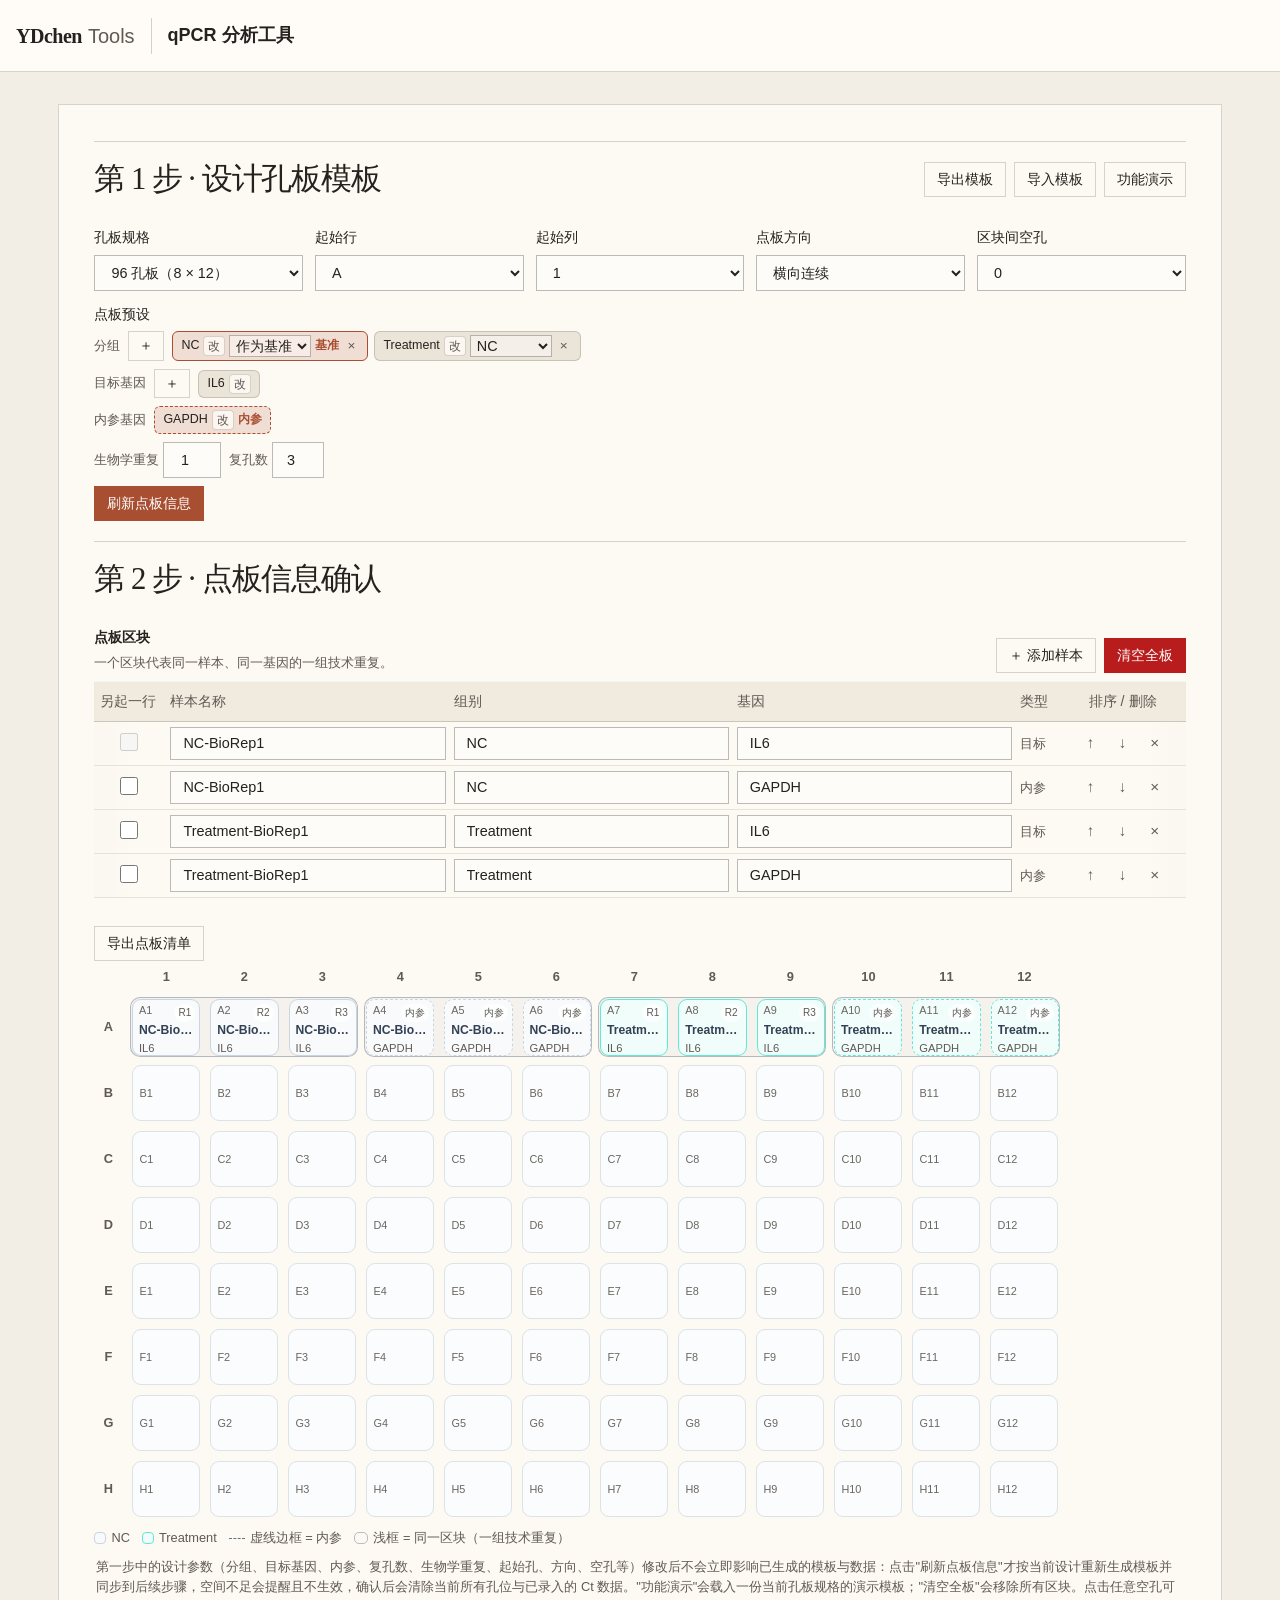
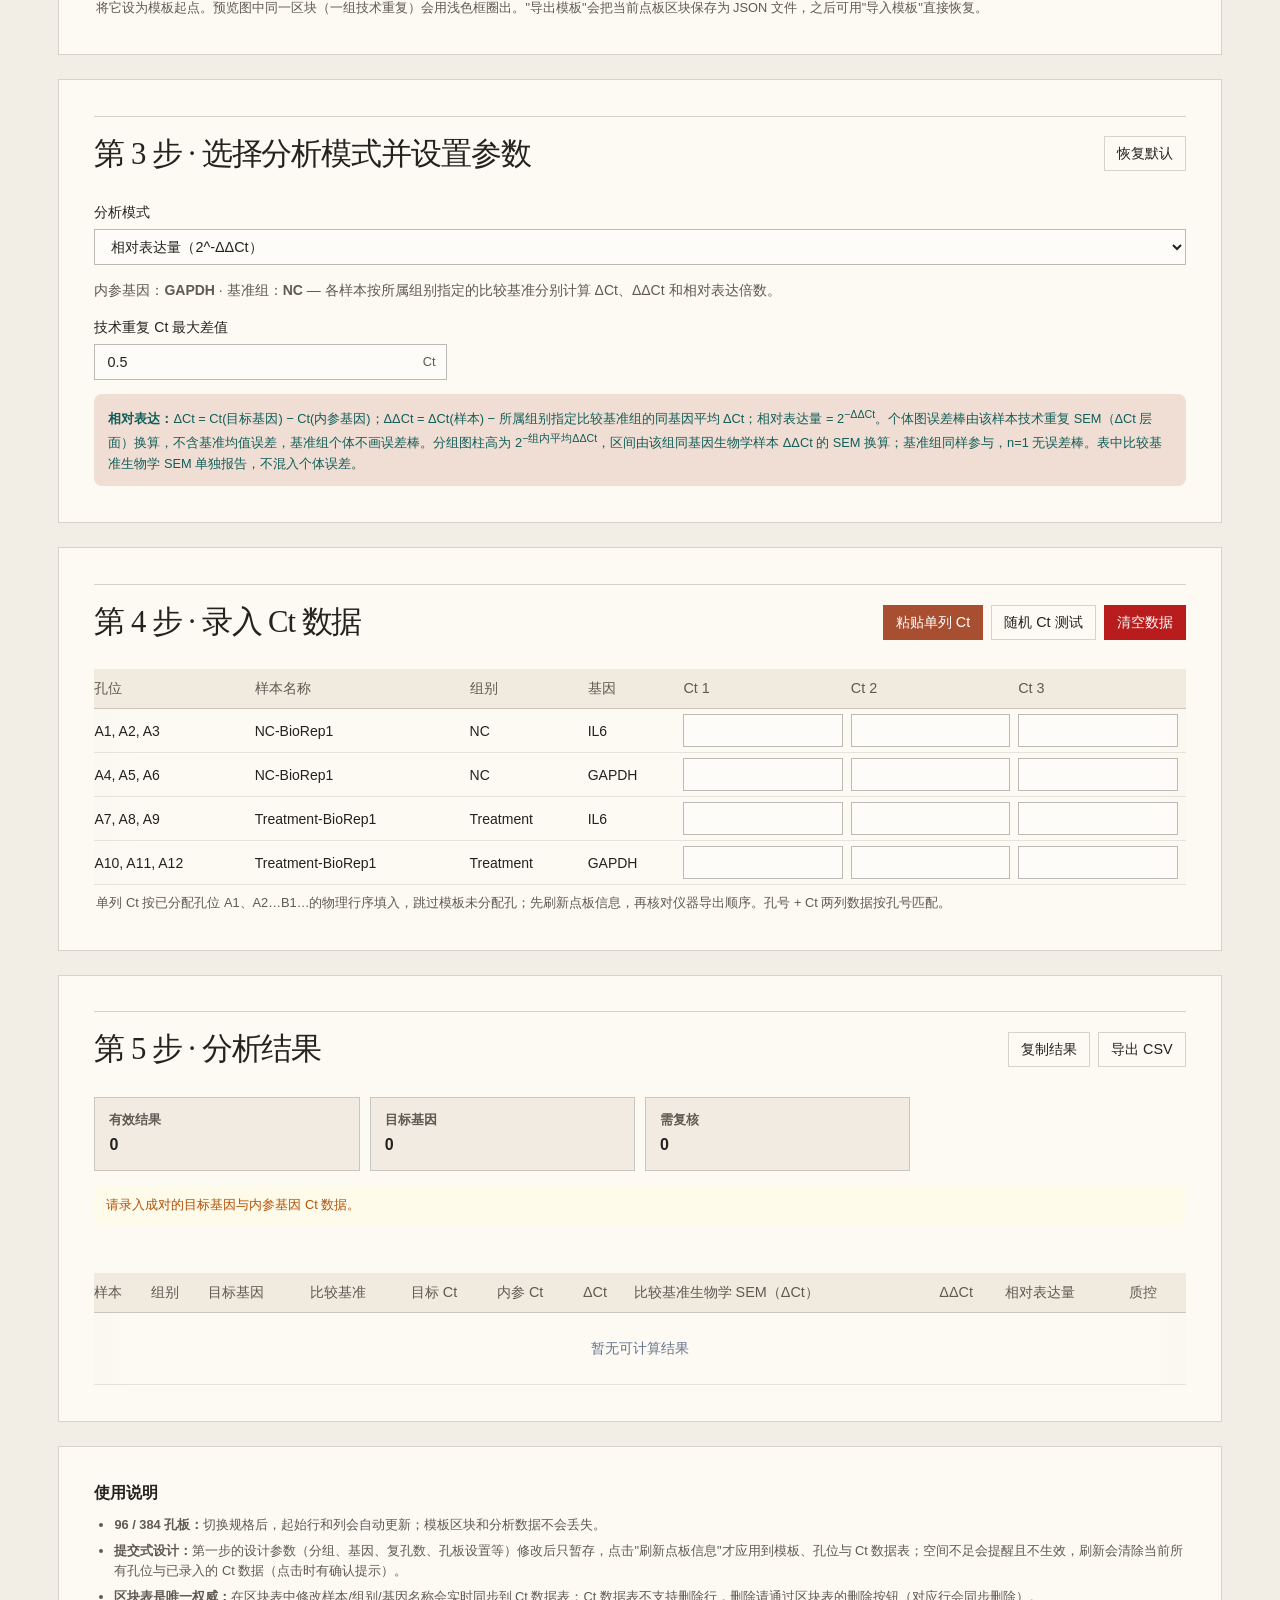
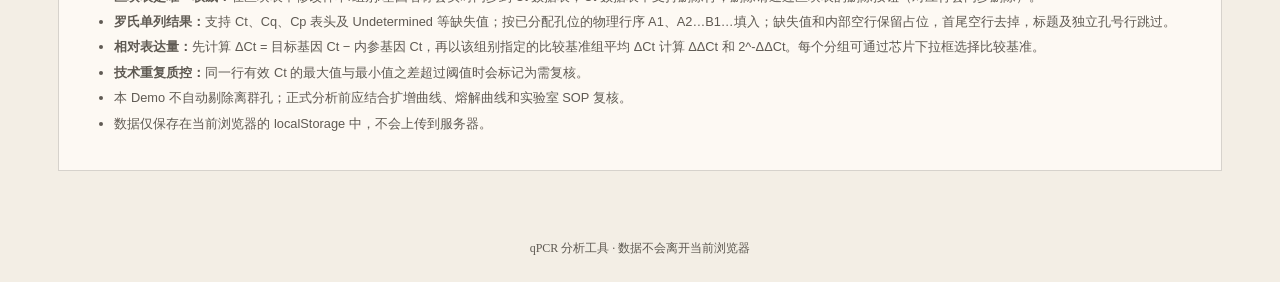
<file: index.html>
<!doctype html>
<html lang="zh-CN">
<head>
  <meta charset="utf-8" />
  <meta name="viewport" content="width=device-width, initial-scale=1" />
  <meta name="description" content="qPCR 96/384 孔板模板、罗氏单列 Ct 粘贴、技术重复质控、ΔCt、ΔΔCt 与相对表达分析工具。" />
  <meta name="theme-color" content="#f3eee5" />
  <title>qPCR 分析工具</title>
  <link rel="icon" href="./assets/project-mark.svg" type="image/svg+xml" />
  <link rel="stylesheet" href="./styles.css?v=d2a82a75a9b3" />
</head>
<body>
<header class="site-header">
  <div class="container header-inner">
    <div class="header-brand"><span class="brand-bold">YDchen</span><span class="brand-light">Tools</span></div>
    <div class="header-divider"></div>
    <div class="header-info">
      <h1>qPCR 分析工具</h1>
    </div>
  </div>
</header>

<main class="container main-grid">
  <section class="card plate-card">
    <div class="section-heading">
      <div><h2>第 1 步 · 设计孔板模板</h2></div>
      <div class="button-row">
        <button id="exportTemplateBtn" class="button button-ghost">导出模板</button>
        <button id="importTemplateBtn" class="button button-ghost">导入模板</button>
        <button id="exampleTemplateBtn" class="button button-ghost">功能演示</button>
      </div>
      <input id="templateFileInput" type="file" accept=".json,application/json" class="hidden" />
    </div>

    <div class="plate-settings-grid">
      <label class="field"><span>孔板规格</span><select id="plateSize"><option value="96" selected>96 孔板（8 × 12）</option><option value="384">384 孔板（16 × 24）</option></select></label>
      <label class="field"><span>起始行</span><select id="startRow"></select></label>
      <label class="field"><span>起始列</span><select id="startCol"></select></label>
      <label class="field"><span>点板方向</span><select id="plateDirection"><option value="horizontal">横向连续</option><option value="vertical">纵向连续</option></select></label>
      <label class="field"><span>区块间空孔</span><select id="blockGap"><option value="0">0</option><option value="1">1</option><option value="2">2</option></select></label>
      <div class="field field-wide">
        <span>点板预设</span>
        <div class="inline-control template-control">
          <div class="experiment-row">
            <span class="experiment-label">分组</span>
            <button id="addGroupBtn" class="button button-ghost button-sm">＋</button>
            <div id="groupsContainer" class="group-chip-list"></div>
          </div>
          <input id="targetCount" type="hidden" value="1" />
          <div class="experiment-row">
            <span class="experiment-label">目标基因</span>
            <button id="addTargetGeneBtn" class="button button-ghost button-sm" title="添加目标基因">＋</button>
            <div id="targetGenesContainer" class="group-chip-list"></div>
          </div>
          <div class="experiment-row">
            <span class="experiment-label">内参基因</span>
            <div id="refGeneContainer" class="group-chip-list"></div>
          </div>
          <div class="experiment-row">
            <label class="append-count-label" title="每个分组的独立生物学样本数量">
              <span>生物学重复</span>
              <input id="biologicalReplicates" class="append-count" type="number" min="1" max="24" step="1" value="1" />
            </label>
            <label class="reps-global-label" title="同一样本同一基因的技术重复孔数，全局统一设置；修改会影响已有 Ct 数据">
              <span>复孔数</span>
              <input id="replicateCount" class="reps-global-input" type="number" min="1" max="6" step="1" value="3" />
            </label>
          </div>
          <div class="experiment-row" id="bioGroupRow" style="display:none">
            <label class="append-line-label" title="复孔为 1 时，将同一基因的生物学重复排列在相邻孔位">
              <input id="bioGroupReplicates" type="checkbox" /> 生物学重复相邻排列
            </label>
          </div>
          <div class="experiment-row">
            <button id="loadPresetBtn" class="button button-primary" title="按当前实验配置重新生成点板模板，覆盖所有区块">刷新点板信息</button>
          </div>
        </div>
      </div>
    </div>

    <div class="section-heading" style="margin-top:20px">
      <div><h2>第 2 步 · 点板信息确认</h2></div>
    </div>

    <div class="subsection-heading">
      <div>
        <h3>点板区块</h3>
        <p>一个区块代表同一样本、同一基因的一组技术重复。</p>
      </div>
      <div class="subsection-actions">
        <button id="addBlockBtn" class="button button-ghost">＋ 添加样本</button>
                <button id="clearBlocksBtn" class="button button-danger">清空全板</button>
      </div>
    </div>

    <div class="table-wrap block-table-wrap">
      <table class="block-table">
        <thead><tr><th>另起一行</th><th>样本名称</th><th>组别</th><th>基因</th><th>类型</th><th class="action-col">排序 / 删除</th></tr></thead>
        <tbody id="blocksBody"></tbody>
      </table>
    </div>

    <div id="plateAlert" class="alerts plate-alert"></div>
    <div style="margin-top:6px"><button id="exportPlateBtn" class="button button-ghost">导出点板清单</button></div>
    <div class="plate-scroll">
      <div id="plateGrid" class="plate-grid" aria-label="孔板预览"></div>
    </div>
    <div id="plateLegend" class="plate-legend"></div>
    <p class="help-text">第一步中的设计参数（分组、目标基因、内参、复孔数、生物学重复、起始孔、方向、空孔等）修改后不会立即影响已生成的模板与数据：点击"刷新点板信息"才按当前设计重新生成模板并同步到后续步骤，空间不足会提醒且不生效，确认后会清除当前所有孔位与已录入的 Ct 数据。"功能演示"会载入一份当前孔板规格的演示模板；"清空全板"会移除所有区块。点击任意空孔可将它设为模板起点。预览图中同一区块（一组技术重复）会用浅色框圈出。"导出模板"会把当前点板区块保存为 JSON 文件，之后可用"导入模板"直接恢复。</p>
  </section>

  <section class="card settings-card">
    <div class="section-heading">
      <div><h2>第 3 步 · 选择分析模式并设置参数</h2></div>
      <button id="resetBtn" class="button button-ghost">恢复默认</button>
    </div>
    <label class="field" style="margin-bottom:14px;">
      <span>分析模式</span>
      <select id="workflowSelect">
        <option value="ddct" selected>相对表达量（2^-ΔΔCt）</option>
        <option value="dct">归一化表达量（2^-ΔCt）</option>
      </select>
    </label>
    <p id="modeDescription" class="mode-description"></p>
    <div class="form-grid">
      <label class="field"><span>技术重复 Ct 最大差值</span><div class="input-with-unit"><input id="maxSpread" type="number" min="0.1" step="0.1" value="0.5" /><span>Ct</span></div></label>
    </div>
    <div id="formulaNote" class="formula-note"></div>
  </section>

  <section class="card samples-card">
    <div class="section-heading">
      <div><h2>第 4 步 · 录入 Ct 数据</h2></div>
      <div class="button-row">
        <button id="pasteColumnBtn" class="button button-primary">粘贴单列 Ct</button>
        <button id="exampleDataBtn" class="button button-ghost">随机 Ct 测试</button>
        <button id="clearDataBtn" class="button button-danger">清空数据</button>
      </div>
    </div>

    <div id="ctColumnPanel" class="paste-panel hidden">
      <div class="paste-panel-heading">
        <div>
          <strong>罗氏单列 Ct / Cp 粘贴</strong>
          <p>从 Excel 或罗氏导出表中复制一整列 Ct/Cp，系统按已分配孔位的物理行序 A1、A2…B1…填入，与纵向/横向点板及表格行顺序无关；两列「孔号 + Ct」则按孔号匹配。</p>
        </div>
        <button id="closeCtColumnBtn" class="icon-button" title="关闭">×</button>
      </div>
      <textarea id="ctColumnArea" class="paste-area" rows="7" spellcheck="false" placeholder="Cp&#10;25.12&#10;25.30&#10;25.21&#10;Undetermined&#10;19.91"></textarea>
      <div class="button-row">
        <button id="applyCtColumnBtn" class="button button-primary">填入当前数据表</button>
        <span id="ctPasteStatus" class="paste-status">支持 Ct、Cq、Cp 表头；Undetermined、No Ct 和内部空行保留为空白孔；首尾空行去掉。</span>
      </div>
    </div>

    <div class="table-wrap">
      <table id="samplesTable">
        <thead id="samplesHead"></thead>
        <tbody id="samplesBody"></tbody>
      </table>
    </div>
    <p class="help-text">单列 Ct 按已分配孔位 A1、A2…B1…的物理行序填入，跳过模板未分配孔；先刷新点板信息，再核对仪器导出顺序。孔号 + Ct 两列数据按孔号匹配。</p>
  </section>

  <section class="card results-card">
    <div class="section-heading">
      <div><h2>第 5 步 · 分析结果</h2></div>
      <div class="button-row"><button id="copyBtn" class="button button-ghost">复制结果</button><button id="exportBtn" class="button button-ghost">导出 CSV</button></div>
    </div>
    <div id="summary" class="summary-grid"></div>
    <div id="alerts" class="alerts"></div>
    <div id="resultsChart" class="results-chart"></div>
    <div id="groupChart" class="results-chart"></div>
    <div class="table-wrap">
      <table><thead><tr><th>样本</th><th>组别</th><th>目标基因</th><th>比较基准</th><th>目标 Ct</th><th>内参 Ct</th><th>ΔCt</th><th>比较基准生物学 SEM（ΔCt）</th><th>ΔΔCt</th><th>相对表达量</th><th>质控</th></tr></thead><tbody id="resultsBody"></tbody></table>
    </div>
  </section>

  <section class="card notes-card">
    <h2>使用说明</h2>
    <ul>
      <li><strong>96 / 384 孔板：</strong>切换规格后，起始行和列会自动更新；模板区块和分析数据不会丢失。</li>
      <li><strong>提交式设计：</strong>第一步的设计参数（分组、基因、复孔数、孔板设置等）修改后只暂存，点击"刷新点板信息"才应用到模板、孔位与 Ct 数据表；空间不足会提醒且不生效，刷新会清除当前所有孔位与已录入的 Ct 数据（点击时有确认提示）。</li>
      <li><strong>区块表是唯一权威：</strong>在区块表中修改样本/组别/基因名称会实时同步到 Ct 数据表；Ct 数据表不支持删除行，删除请通过区块表的删除按钮（对应行会同步删除）。</li>
      <li><strong>罗氏单列结果：</strong>支持 Ct、Cq、Cp 表头及 Undetermined 等缺失值；按已分配孔位的物理行序 A1、A2…B1…填入；缺失值和内部空行保留占位，首尾空行去掉，标题及独立孔号行跳过。</li>
      <li><strong>相对表达量：</strong>先计算 ΔCt = 目标基因 Ct − 内参基因 Ct，再以该组别指定的比较基准组平均 ΔCt 计算 ΔΔCt 和 2^-ΔΔCt。每个分组可通过芯片下拉框选择比较基准。</li>
      <li><strong>技术重复质控：</strong>同一行有效 Ct 的最大值与最小值之差超过阈值时会标记为需复核。</li>
      <li>本 Demo 不自动剔除离群孔；正式分析前应结合扩增曲线、熔解曲线和实验室 SOP 复核。</li>
      <li>数据仅保存在当前浏览器的 localStorage 中，不会上传到服务器。</li>
    </ul>
  </section>
</main>
<footer class="site-footer"><div class="container">qPCR 分析工具 · 数据不会离开当前浏览器</div></footer>
<script type="module" src="./app.js?v=d2a82a75a9b3"></script>
</body>
</html>
</file>
<file: styles.css>
:root{
  color-scheme:light;
  --bg:#f3eee5;
  --surface:rgba(255,252,247,.82);
  --surface-soft:#ebe4d8;
  --text:#24221f;
  --muted:#5f5a53;
  --line:rgba(36,34,31,.18);
  --primary:#a94f31;
  --primary-hover:#a94f31;
  --primary-soft:#f0ded4;
  --success:#047857;
  --success-soft:#ecfdf5;
  --warning:#b45309;
  --warning-soft:#fffbeb;
  --danger:#b91c1c;
  --danger-soft:#fef2f2;
  --shadow:0 14px 32px rgba(36,34,31,.06);
  --radius:0;
  --type-body:-apple-system, BlinkMacSystemFont, "Segoe UI", "PingFang SC", "Hiragino Sans GB", "Microsoft YaHei", Arial, sans-serif;
  --type-heading:Georgia, "Times New Roman", "Songti SC", "STSong", serif;
  --type-mono:"SFMono-Regular", Consolas, "Liberation Mono", "Microsoft YaHei", monospace;
  --size-meta:.75rem;
  --size-small:.8125rem;
  --size-label:.875rem;
  --size-control:.9375rem;
  --size-body:1rem;
  --size-subheading:1.125rem;
  --size-section:1.25rem;
  --size-heading:1.5rem;
  --brand-accent:#a94f31;
  --brand-paper:#f3eee5;
  --brand-ink:#24221f;
  --brand-muted:#5f5a53;
  --brand-pad:clamp(16px,4.5vw,72px);
  font-size:16px;
  --chart-series-1:#a94f31;
  --chart-series-2:#c97953;
  --chart-series-3:#dfac88;
  --chart-series-4:#754532;
  --chart-series-5:#bd8b67;
  --chart-series-6:#e7c9ab;
  --chart-ink:#24221f;
  --chart-muted:#5f5a53;
  --chart-line:#bbb3a7;
  --chart-ok:#357b56;
  --chart-warning:#a56b2b
}
*{box-sizing:border-box}html{scroll-behavior:smooth;overflow-x:hidden}body{margin:0;min-height:100vh;background:var(--bg);color:var(--text)}button{font:inherit;font-size:.875rem}input{font:inherit;font-size:.875rem}select{font:inherit;font-size:.875rem}textarea{font:inherit;font-size:.875rem}button{cursor:pointer}.container{width:min(1280px,100%);margin:0 auto;padding:0 16px}.site-header{backdrop-filter:blur(12px);position:static;z-index:10}.header-inner{display:flex;align-items:center;gap:16px}.header-brand{display:flex;align-items:baseline;flex-shrink:0;line-height:1}.brand-bold{font-family:var(--type-heading);font-size:1.25rem;font-weight:600;color:#0f172a;letter-spacing:-.025em}.brand-light{font-size:1.25rem;font-weight:300;color:#5f5a53;margin-left:.375rem}.header-divider{width:1px;height:36px;background:rgba(203,213,225,.8)}.header-info{min-width:0}h1{margin:0;font-size:1.125rem;line-height:1.25;font-weight:600}h2{margin:0;font-size:1rem;line-height:1.25;font-weight:600}h3{margin:0;font-size:.9rem;font-weight:600}p{margin:0}.subtitle{margin-top:2px;color:var(--muted);font-size:.875rem;white-space:nowrap;overflow:hidden;text-overflow:ellipsis}.main-grid{display:grid;padding-bottom:44px}.card{background:var(--surface);border:1px solid var(--line);border-radius:var(--radius);box-shadow:var(--shadow);padding:24px;overflow:hidden}.section-heading{display:flex;align-items:center;justify-content:space-between;gap:16px;margin-bottom:24px}.form-grid{display:grid;grid-template-columns:repeat(3,minmax(0,1fr));gap:16px}.field{display:grid;gap:6px;min-width:0}.field>span:first-child{font-size:.875rem;font-weight:500}input{width:100%;min-height:36px;border:1px solid var(--line);border-radius:8px;background:var(--surface);color:var(--text);padding:4px 12px;outline:none;transition:.2s}select{width:100%;min-height:36px;border:1px solid var(--line);border-radius:8px;background:var(--surface);color:var(--text);padding:4px 12px;outline:none;transition:.2s}textarea{width:100%;min-height:36px;border:1px solid var(--line);border-radius:8px;background:var(--surface);color:var(--text);padding:4px 12px;outline:none;transition:.2s}input:focus{border-color:var(--primary);box-shadow:0 0 0 3px rgba(13,148,136,.15)}select:focus{border-color:var(--primary);box-shadow:0 0 0 3px rgba(13,148,136,.15)}textarea:focus{border-color:var(--primary);box-shadow:0 0 0 3px rgba(13,148,136,.15)}.input-with-unit{position:relative}.input-with-unit input{padding-right:54px}.input-with-unit>span{position:absolute;right:12px;top:50%;transform:translateY(-50%);color:var(--muted);font-size:.8rem}.mode-description{margin:0 0 14px;color:var(--muted);font-size:.875rem}.formula-note{margin-top:14px;padding:12px 14px;border-radius:8px;background:var(--primary-soft);color:#115e59;font-size:.8rem}.button-row{display:flex;align-items:center;gap:8px;flex-wrap:wrap}.button{min-height:32px;border-radius:8px;padding:5px 12px;border:1px solid transparent;font-size:.875rem;font-weight:500;white-space:nowrap}.button-primary{background:var(--primary);color:#fff}.button-primary:hover{background:var(--primary-hover)}.button-ghost{background:var(--surface);color:#475569;border-color:var(--line)}.button-ghost:hover{background:#f4f4f5}.button-danger{background:var(--danger);color:#fff}.button-danger:hover{background:#991b1b}.table-wrap{overflow-x:auto;max-width:100%}table{width:100%;border-collapse:collapse;min-width:900px;font-size:.875rem}th{text-align:left;vertical-align:middle}td{text-align:left;vertical-align:middle}th{padding:8px 8px 8px 0;border-bottom:1px solid var(--line);color:var(--muted);font-weight:500;white-space:nowrap}td{padding:5px 8px 5px 0;border-bottom:1px solid #f1f5f9}td input{min-width:92px;min-height:32px}td select{min-width:92px;min-height:32px}.action-col{width:118px;text-align:center}.icon-button{width:30px;height:30px;border:1px solid transparent;border-radius:8px;background:transparent;color:#94a3b8;font-size:.95rem;padding:0}.icon-button:hover{background:#f4f4f5;color:#475569}.icon-button.danger:hover{color:#ef4444}.help-text{margin:8px 2px 0;color:var(--muted);font-size:.75rem}.summary-grid{display:grid;grid-template-columns:repeat(4,minmax(0,1fr));gap:10px;margin-bottom:14px}.summary-item{padding:12px 14px;border:1px solid var(--line);border-radius:8px;background:var(--surface-soft)}.summary-label{display:block;color:var(--muted);font-size:var(--size-meta);font-weight:600}.summary-value{display:block;margin-top:2px;font-size:1rem;font-weight:700}.alerts{display:grid;gap:6px;margin-bottom:14px}.alert{padding:10px 12px;border-radius:8px;font-size:.8rem}.alert-warning{background:var(--warning-soft);color:var(--warning)}
.alert-danger{background:var(--danger-soft);color:var(--danger)}.alert-success{background:var(--success-soft);color:var(--success)}.status{display:inline-block;padding:2px 8px;border-radius:999px;font-size:.75rem;font-weight:500;white-space:nowrap}.status-ok{background:var(--primary);color:#fff}.status-warning{background:#fef3c7;color:#b45309}.paste-area{width:100%;min-height:72px;margin:8px 0;border:1px solid var(--line);border-radius:8px;padding:8px 12px;font-family:inherit;font-size:.8rem;resize:vertical}.paste-panel{margin:0 0 14px;padding:14px;border:1px solid var(--line);border-radius:10px;background:var(--surface-soft)}.paste-panel-heading{display:flex;align-items:flex-start;justify-content:space-between;gap:12px}.paste-panel-heading strong{font-size:.875rem}.paste-panel-heading p{margin-top:3px;color:var(--muted);font-size:.75rem}.paste-panel .paste-area{margin:10px 0}.paste-status{font-size:.75rem;color:var(--muted)}.paste-status-success{color:var(--success)}.paste-status-warning{color:var(--warning)}
.hidden{display:none!important}.results-chart{overflow-x:auto;margin:16px 0}.results-chart svg{display:block}.notes-card{box-shadow:none}.notes-card ul{margin:12px 0 0;padding-left:1.25rem;color:var(--muted);font-size:.8rem}.notes-card li+li{margin-top:5px}.site-footer{padding:24px 0;color:var(--muted);text-align:center;font-size:.75rem}

.plate-settings-grid{display:grid;grid-template-columns:repeat(5,minmax(120px,1fr));gap:12px;align-items:end}.inline-control{display:flex;gap:8px}.inline-control select{min-width:0}.template-control{flex-direction:column;flex-wrap:wrap}.template-control select{flex:1 1 220px}.template-control .button{flex:0 0 auto}.field-wide{min-width:240px;grid-column:1/-1}.subsection-heading{display:flex;align-items:end;justify-content:space-between;gap:16px;margin:22px 0 8px}.subsection-heading p{margin-top:3px;color:var(--muted);font-size:.75rem}.subsection-actions{display:flex;gap:8px}.block-table-wrap{border-top:1px solid #f1f5f9}.block-table{min-width:860px}.block-table td:first-child{text-align:center;width:76px}.block-table th:first-child{text-align:center;width:76px}.block-table .break-toggle{width:18px;min-width:18px;min-height:18px;accent-color:var(--primary)}.role-text{font-size:.78rem;font-weight:500;color:var(--muted)}.block-table .repeat-input{min-width:68px;width:68px}.block-actions{display:flex;justify-content:center;gap:2px}.plate-alert{margin-top:14px}.plate-scroll{overflow-x:auto;padding:4px 0 8px}.plate-grid{--plate-cols:12;--plate-rows:8;--well-width:68px;--well-height:56px;--plate-label-width:28px;--plate-header-height:24px;--plate-gap:10px;display:grid;grid-template-columns:var(--plate-label-width) repeat(var(--plate-cols),var(--well-width));grid-template-rows:var(--plate-header-height) repeat(var(--plate-rows),var(--well-height));gap:var(--plate-gap);width:max-content;min-width:100%;align-items:stretch;position:relative}.well-group{display:flex;gap:inherit;margin:-2px;padding:.5px;border:1.5px solid rgba(100,116,139,.45);border-radius:10px;background:rgba(100,116,139,.05);position:relative}.well-group.vertical{flex-direction:column}.plate-separator{display:flex;align-items:center;height:4px;align-self:center}.sep-line{display:block;width:100%;height:0;border-top:2px dashed var(--primary)}.well-group.col-split{margin-left:12px}.plate-grid.plate-384{--well-width:50px;--well-height:44px;--plate-gap:8px}.plate-corner{display:flex;align-items:center;justify-content:center;color:var(--muted);font-size:.7rem;font-weight:600}.plate-col-label{display:flex;align-items:center;justify-content:center;color:var(--muted);font-size:.7rem;font-weight:600}.plate-row-label{display:flex;align-items:center;justify-content:center;color:var(--muted);font-size:.7rem;font-weight:600}.plate-well{position:relative;border:1px solid #dbe3e8;border-radius:9px;background:#fbfcfd;min-width:var(--well-width);min-height:var(--well-height);padding:5px 6px;text-align:left;color:var(--muted);overflow:hidden}.plate-grid.plate-384 .plate-well{border-radius:7px;padding:4px}.plate-grid.plate-384 .well-sample{margin-top:3px;font-size:.58rem}.plate-grid.plate-384 .well-gene{font-size:.55rem}.plate-grid.plate-384 .well-role{font-size:.47rem;right:3px;top:3px}.plate-grid.plate-384 .well-id{font-size:.52rem}.plate-well.empty{cursor:pointer}.plate-well.empty:hover{border-color:#99f6e4;background:var(--primary-soft)}.well-id{display:block;font-size:.58rem;color:#94a3b8;line-height:1}.well-sample{display:block;margin-top:5px;font-size:.68rem;font-weight:650;color:#334155;white-space:nowrap;overflow:hidden;text-overflow:ellipsis}.well-gene{display:block;font-size:.62rem;color:#64748b;white-space:nowrap;overflow:hidden;text-overflow:ellipsis}.plate-well.group-0{background:#f8fafc;border-color:#cbd5e1}.plate-well.group-1{background:#f0fdfa;border-color:#5eead4}.plate-well.group-2{background:#ecfdf5;border-color:#86efac}.plate-well.group-3{background:#f5f3ff;border-color:#c4b5fd}.plate-well.group-4{background:#fff7ed;border-color:#fdba74}.plate-well.group-5{background:#fdf2f8;border-color:#f9a8d4}.plate-well.reference{border-style:dashed}.well-role{position:absolute;right:4px;top:4px;font-size:.52rem;padding:1px 4px;border-radius:99px;background:rgba(255,255,255,.75);color:#64748b}.plate-legend{display:flex;align-items:center;gap:12px;flex-wrap:wrap;margin-top:3px}.legend-item{display:flex;align-items:center;gap:5px;font-size:var(--size-meta);color:var(--muted)}.legend-dot{width:12px;height:12px;border:1px solid #cbd5e1;border-radius:4px}.legend-dot.group-0{background:#f8fafc}.legend-dot.group-1{background:#f0fdfa;border-color:#5eead4}.legend-dot.group-2{background:#ecfdf5;border-color:#86efac}.legend-dot.group-3{background:#f5f3ff;border-color:#c4b5fd}.legend-dot.group-4{background:#fff7ed;border-color:#fdba74}.legend-dot.group-5{background:#fdf2f8;border-color:#f9a8d4}.legend-line{width:16px;border-top:1px dashed #64748b}.legend-frame{width:14px;height:12px;border:1.5px solid rgba(100,116,139,.45);border-radius:5px}.wells-input{min-width:118px!important}.ct-input{min-width:76px!important}.sample-row-warning td{background:#fffbeb}

@media(max-width:1100px){.plate-settings-grid{grid-template-columns:repeat(5,minmax(96px,1fr))}.field-wide{grid-column:1/-1}.plate-grid{min-width:auto}}
@media(max-width:639px){.site-header{padding:12px 0}.header-inner{gap:12px}.brand-bold{font-size:1.125rem}.brand-light{font-size:1.125rem}.header-divider{height:32px}.header-info h1{font-size:1rem}.subtitle{font-size:.75rem}}
@media(max-width:768px){.form-grid{grid-template-columns:1fr 1fr}.summary-grid{grid-template-columns:1fr 1fr}.card{padding:20px}.plate-settings-grid{grid-template-columns:1fr 1fr}.subsection-heading{align-items:flex-start;flex-direction:column}}
@media(max-width:480px){.container{padding:0 8px}.main-grid{gap:16px;margin-top:16px}.card{padding:14px}.section-heading{align-items:flex-start;flex-direction:column;gap:10px}.form-grid{grid-template-columns:1fr}.plate-settings-grid{grid-template-columns:1fr}.field-wide{grid-column:auto}.subtitle{white-space:normal}.button-row{width:100%}.button-row .button{flex:1 1 auto}.inline-control{align-items:stretch}.inline-control .button{flex:0 0 auto}}
.append-group{display:flex;align-items:center;gap:8px;flex-wrap:wrap;border-left:1px solid var(--line);padding-left:12px}.append-count-label{display:flex;align-items:center;gap:4px;color:var(--muted);font-size:.8rem;white-space:nowrap}.append-count{width:58px!important;min-width:58px!important;text-align:center;padding-left:6px;padding-right:6px}.reps-global-label{display:flex;align-items:center;gap:4px;color:var(--muted);font-size:.8rem;white-space:nowrap}.reps-global-input{width:52px!important;min-width:52px!important;text-align:center;padding-left:2px;padding-right:2px}.gene-names-btn{min-height:28px;padding:2px 8px;border:1px dashed var(--line);border-radius:6px;background:var(--surface-soft);color:var(--text);font-size:.78rem;cursor:pointer;white-space:nowrap;max-width:200px;overflow:hidden;text-overflow:ellipsis}.gene-names-btn:hover{border-color:var(--primary);background:var(--primary-soft)}.experiment-row{display:flex;align-items:center;gap:8px;flex-wrap:wrap}.experiment-label{font-size:.8rem;font-weight:500;color:var(--muted);white-space:nowrap}.group-chip-list{display:flex;align-items:center;gap:6px;flex-wrap:wrap}.chip-line-break{width:100%;height:0}.group-chip{display:inline-flex;align-items:center;gap:4px;padding:3px 8px;border:1px solid var(--line);border-radius:6px;background:var(--surface-soft);font-size:.78rem;user-select:none;transition:.15s;flex-wrap:nowrap}.group-chip:hover{border-color:var(--primary)}.group-chip.chip-baseline{border-color:var(--primary);background:var(--primary-soft)}.group-chip.ref-chip{border-style:dashed;border-color:var(--primary);background:var(--primary-soft)}.chip-name{font-weight:500;color:var(--text);flex-shrink:0}.chip-badge{font-size:var(--size-meta);color:var(--primary);font-weight:600;flex-shrink:0;white-space:nowrap}.chip-del{width:16px;height:16px;min-height:16px;flex:0 0 auto;border:none;border-radius:50%;background:transparent;color:var(--muted);font-size:.85rem;line-height:1;cursor:pointer;padding:0;display:inline-flex;align-items:center;justify-content:center}.chip-del:hover{background:#fee2e2;color:var(--danger)}.chip-compare{min-height:22px;max-width:90px;font-size:var(--size-meta);padding:0 2px;border:1px solid var(--line);border-radius:4px;background:var(--surface);color:var(--text);cursor:pointer;flex-shrink:1}.chip-compare:focus{border-color:var(--primary);outline:none}.chip-edit{width:22px;height:20px;min-width:22px;min-height:20px;max-width:22px;flex:0 0 22px;border:1px solid var(--line);border-radius:4px;background:var(--surface);color:var(--muted);font-size:var(--size-meta);cursor:pointer;padding:0;line-height:1}.chip-edit:hover{background:#e2e8f0;color:var(--primary);border-color:var(--primary)}.button-sm{min-height:28px;padding:2px 10px;font-size:.78rem}.paste-panel .button-row{align-items:center}.paste-panel .paste-status{flex:1 1 320px}.plate-card .plate-scroll{scrollbar-gutter:stable}
@media(max-width:720px){.template-control{flex-direction:column;flex-wrap:wrap}.template-control select{flex-basis:100%}.append-group{margin-left:auto;border-left:none;padding-left:0}}
.append-line-label{display:flex;align-items:center;gap:5px;color:var(--muted);font-size:.78rem;white-space:nowrap}.append-line-label input{width:16px!important;min-width:16px!important;min-height:16px!important;accent-color:var(--primary);padding:0}.ct-invalid{border-color:#ef4444!important;background:#fef2f2!important}.readonly-cell{color:var(--text);font-size:.875rem;padding:5px 8px 5px 0;white-space:nowrap}
.main-grid{width:min(1440px,100%);padding-inline:clamp(22px,4.5vw,72px);gap:24px;margin-top:32px}
.main-grid .card{background:var(--surface);border-color:var(--line);border-radius:0;box-shadow:none;padding:clamp(22px,2.8vw,38px)}
.main-grid h2{font-family:var(--type-heading)}
.main-grid h3{font-family:var(--type-heading)}
.site-footer{font-family:var(--type-heading)}
.main-grid .section-heading{border-top:1px solid var(--line);padding-top:18px;margin-bottom:28px}.main-grid .section-heading h2{font-size:clamp(1.45rem,2.4vw,2.15rem);font-weight:400;letter-spacing:-.035em}
.main-grid input{border-color:rgba(36,34,31,.3);border-radius:0;background:rgba(255,255,255,.42);color:var(--text)}
.main-grid select{border-color:rgba(36,34,31,.3);border-radius:0;background:rgba(255,255,255,.42);color:var(--text)}
.main-grid textarea{border-color:rgba(36,34,31,.3);border-radius:0;background:rgba(255,255,255,.42);color:var(--text)}
.main-grid input:focus{border-color:var(--primary);box-shadow:0 0 0 3px rgba(169,79,49,.14)}
.main-grid select:focus{border-color:var(--primary);box-shadow:0 0 0 3px rgba(169,79,49,.14)}
.main-grid textarea:focus{border-color:var(--primary);box-shadow:0 0 0 3px rgba(169,79,49,.14)}
.main-grid .button{border-radius:0}.main-grid .button-primary{background:var(--primary)}.main-grid .button-primary:hover{background:var(--primary-hover)}.main-grid .button-ghost{background:transparent;color:var(--text);border-color:var(--line)}
.main-grid .paste-panel{border-radius:0;border-color:var(--line);background:rgba(235,228,216,.64)}
.main-grid .summary-item{border-radius:0;border-color:var(--line);background:rgba(235,228,216,.64)}.main-grid th{background:rgba(235,228,216,.7);color:var(--muted);border-color:var(--line)}.main-grid td{border-color:rgba(36,34,31,.1)}
.site-header .subtitle{color:#64748b}
@media(max-width:768px){.main-grid{padding-inline:18px;margin-top:22px}}@media(max-width:480px){.main-grid{padding-inline:12px}.main-grid .card{padding:18px}}
@media print{.main-grid{width:100%;padding:0;margin:0}.main-grid .card{padding:12px;border:1px solid #ccc;box-shadow:none}}

/* Visual QA baseline. The protected YDchen Tools header remains unchanged. */
.main-grid{font-size:var(--size-control)}
.main-grid .button{font-size:.9rem}
.main-grid input{font-size:.9rem}
.main-grid select{font-size:.9rem}
.main-grid textarea{font-size:.9rem}
.main-grid table{font-size:.9rem}
.main-grid .help-text{font-size:.8rem}
.main-grid .summary-label{font-size:.8rem}
.main-grid .paste-status{font-size:.8rem}
.main-grid .subsection-heading p{font-size:.8rem}
.main-grid .role-text{font-size:.8rem}
.main-grid .experiment-label{font-size:.8rem}
.main-grid .append-line-label{font-size:.8rem}
.main-grid .append-count-label{font-size:.8rem}
.main-grid .reps-global-label{font-size:.8rem}
.main-grid .legend-item{font-size:.8rem}
.main-grid .icon-button{color:#625d56}
.main-grid .plate-col-label{font-size:.8rem}
.main-grid .plate-row-label{font-size:.8rem}
.main-grid .well-id{font-size:.68rem;color:#6b655e}
.main-grid .well-sample{font-size:.76rem}
.main-grid .well-gene{font-size:.7rem;color:#5f5a53}
.main-grid .well-role{font-size:.625rem;color:#5f5a53}
.main-grid .plate-grid.plate-384 .well-sample{font-size:.7rem}
.main-grid .plate-grid.plate-384 .well-gene{font-size:.66rem}
.main-grid .plate-grid.plate-384 .well-role{font-size:.625rem}
.main-grid .plate-grid.plate-384 .well-id{font-size:.625rem}

.table-wrap{background:linear-gradient(to right,#fbf8f2 30%,transparent),linear-gradient(to left,#fbf8f2 30%,transparent),radial-gradient(farthest-side at 0 50%,rgba(36,34,31,.24),transparent),radial-gradient(farthest-side at 100% 50%,rgba(36,34,31,.24),transparent);background-position:left center,right center,left center,right center;background-repeat:no-repeat;background-size:36px 100%,36px 100%,12px 100%,12px 100%;background-attachment:local,local,scroll,scroll}

/* 全项目共用字体层级；页眉另按 Tools、普通项目与个人主页分组。 */

body{font-family:var(--type-body);font-size:var(--size-body);line-height:1.6}

/* Tools 品牌页眉：桌面 72px、手机 64px 起，附加管理操作独立换行。 */
.site-header{min-height:72px;height:auto;padding:0;border-bottom:1px solid rgba(36,34,31,.18);background:rgba(255,252,247,.94)}
.site-header .header-inner{width:100%;max-width:1280px;min-height:71px;margin:0 auto;padding:12px 16px;display:flex;align-items:center;gap:16px}
.site-header .header-brand{display:flex;align-items:baseline;flex:0 0 auto;white-space:nowrap;line-height:1}
.site-header .brand-bold{font-family:var(--type-heading);font-size:20px;font-weight:600;line-height:1;letter-spacing:-.025em;color:var(--brand-ink)}
.site-header .brand-light{font-family:var(--type-body);font-size:20px;font-weight:300;line-height:1;margin-left:6px;letter-spacing:0;color:var(--brand-muted)}
.site-header .header-divider{display:block;flex:0 0 1px;width:1px;height:36px;background:rgba(36,34,31,.2)}
.site-header .header-info{min-width:0;flex:1}
.site-header .header-info h1{margin:0;font-family:var(--type-body);font-size:18px;font-weight:600;line-height:1.4;letter-spacing:0;color:var(--brand-ink);white-space:normal;overflow-wrap:anywhere}
@media(max-width:640px){.site-header{min-height:64px}.site-header .header-inner{min-height:63px;gap:12px;padding:12px 16px}.site-header .brand-bold{font-size:18px}.site-header .brand-light{font-size:18px}.site-header .header-divider{height:32px}.site-header .header-info h1{font-size:16px}}
</file>
